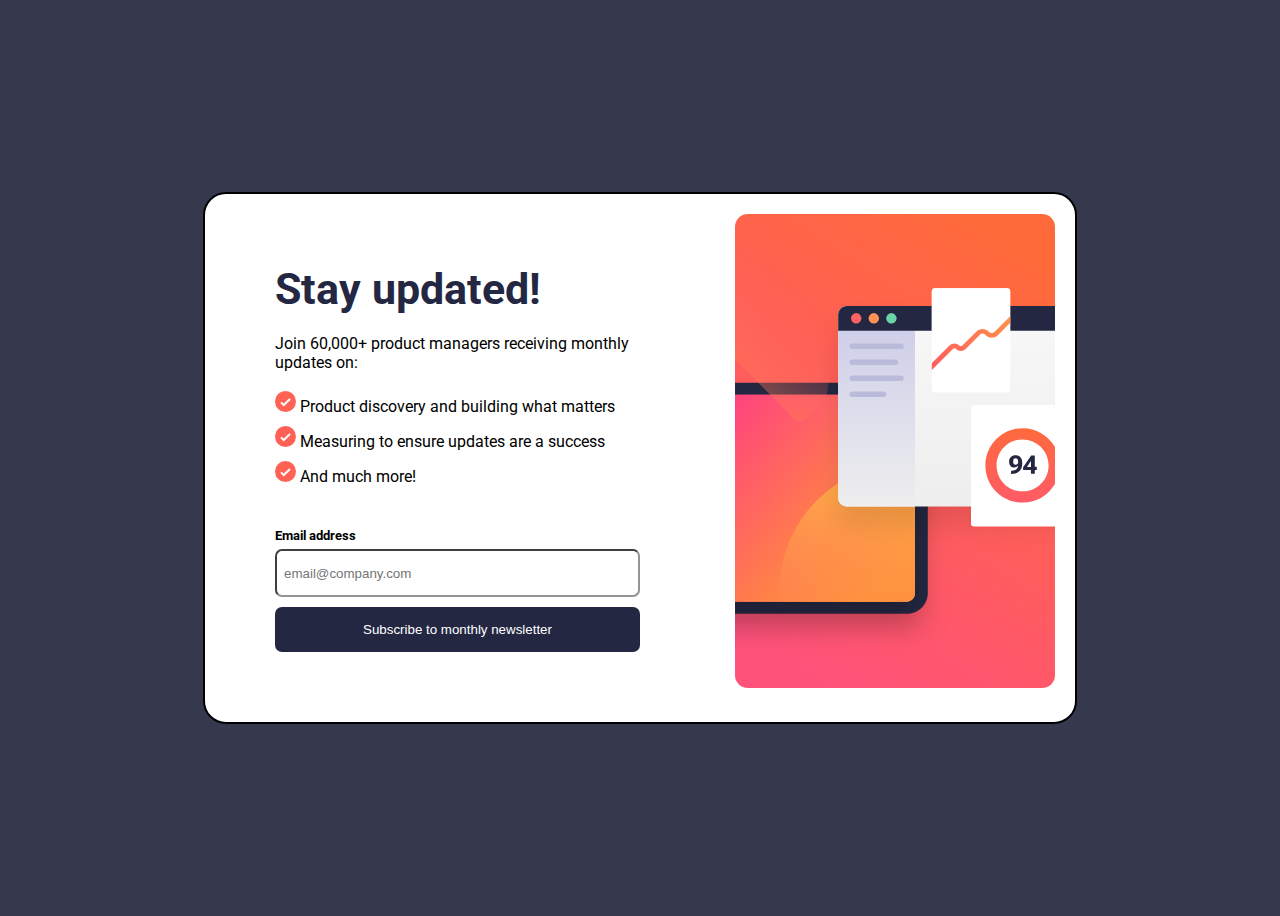
<file: newsletter-sign-up-with-success-message-main/index.html>
<!DOCTYPE html>
<html lang="en">
<head>
  <meta charset="UTF-8">
  <meta name="viewport" content="width=device-width, initial-scale=1.0"> <!-- displays site properly based on user's device -->

  <link rel="icon" type="image/png" sizes="32x32" href="./assets/images/favicon-32x32.png">
  
  <title>Frontend Mentor | Newsletter sign-up form with success message</title>

  <link rel="stylesheet" href="style.css">

</head>
<body>
  <main>
    <div class="main">

      <div class="title"><b>Stay updated!</b></div><br>
      <div class="message">Join 60,000+ product managers receiving monthly updates on:</div><br>
      <div class="topics">

        <div class="topic01">
          <img src="./assets/images/icon-list.svg" alt="icon-list">
          <span>Product discovery and building what matters</span>
        </div>
        <div class="topic02">
          <img src="./assets/images/icon-list.svg" alt="icon-list">
          <span>Measuring to ensure updates are a success</span>
        </div>
        <div class="topic03">
          <img src="./assets/images/icon-list.svg" alt="icon-list">
          <span>And much more!</span>
        </div>
        <br>

        <div class="email">
          <div>
            <label for="email"><b>Email address</b></label>
            <span class="adviced" id="adviced"></span>
          </div>
          <input type="text" placeholder="email@company.com" id="email" class="emailDesing">
        </div>

        <button id="submit">Subscribe to monthly newsletter</button>
  
      </div>
    </div>
    
    <div class="img">
      <img src="assets/images/illustration-sign-up-desktop.svg" alt="illustration">
    </div>

  </main>

  <script src="index.js"></script>
</body>
</html>
</file>
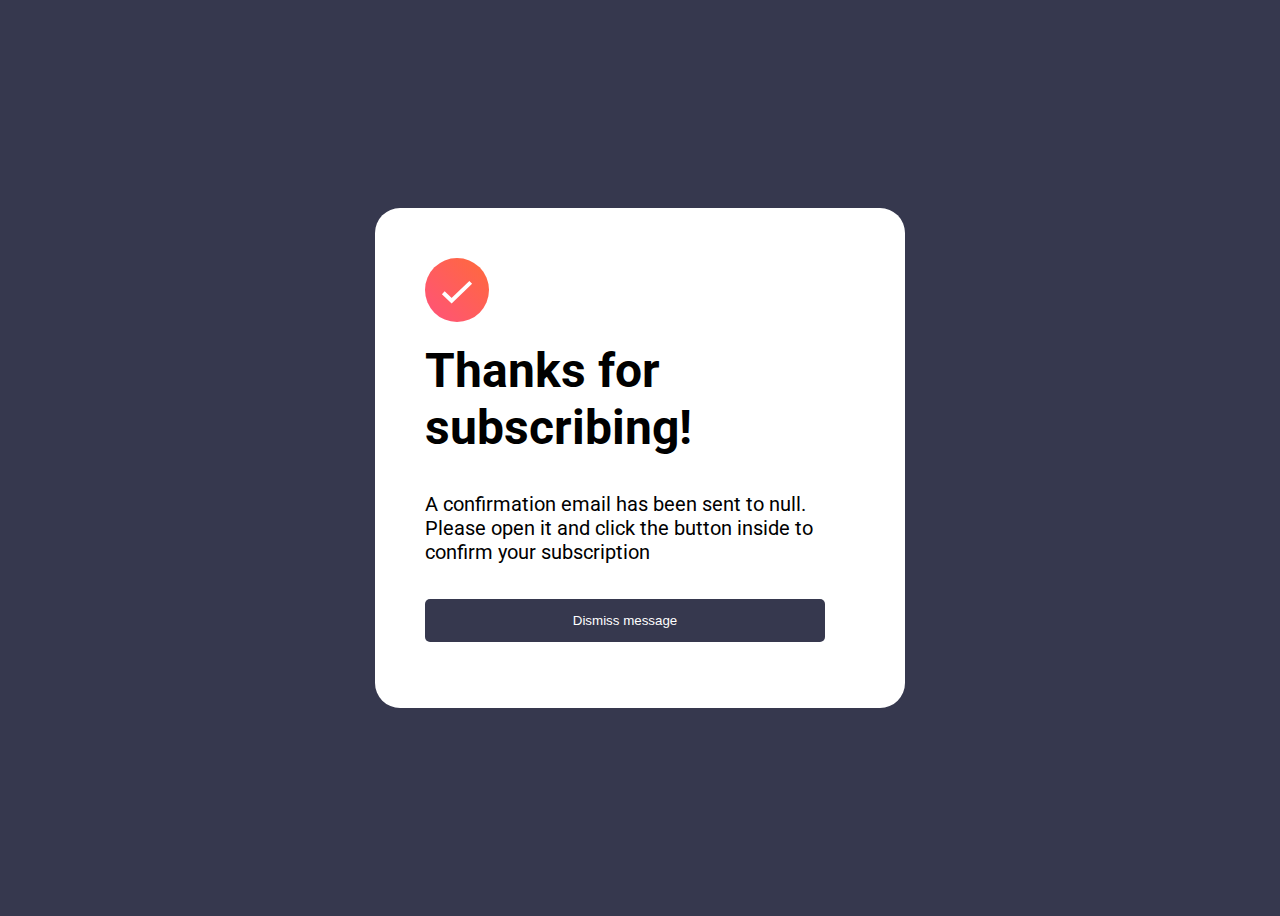
<file: newsletter-sign-up-with-success-message-main/index2.html>
<!DOCTYPE html>
<html lang="en">
<head>
    <meta charset="UTF-8">
    <meta name="viewport" content="width=device-width, initial-scale=1.0">
    <link rel="icon" type="image/png" sizes="32x32" href="./assets/images/favicon-32x32.png">
    <link rel="stylesheet" href="style2.css">
    <title>Frontend Mentor | Newsletter sign-up form with success message</title>
</head>
<body>
   <main>
    <div class="img">
        <img src="assets/images/icon-success.svg" alt="success">
    </div>
    <div class="messageSuccess">
        <b>
            Thanks for subscribing!
        </b>
    </div>
    <div class="messageComand">
        <p id="comand"></p>
    </div>
    <div class="submit">
        <button>Dismiss message</button>
    </div>
   </main>
   <script src="index2.js"></script>
</body>
</html>
</file>
<file: newsletter-sign-up-with-success-message-main/style.css>
@import url('https://fonts.googleapis.com/css2?family=Roboto:ital,wght@0,100..900;1,100..900&display=swap');
body{
    font-family: "Roboto";
    background-color: hsl(235, 18%, 26%);
    display: flex;
    justify-content: center;
    align-items: center;
    height: 100vh;
}

main{
    border: 2px solid;
    display: flex;
    background-color: white;
    gap: 45px;
    padding: 20px;
    border-radius: 23px;
    max-width: 100%;
    width: 830px;
    .img{
        img{
            width: 320px;
        }
    }
    .main{
        padding: 50px;
        .title{
            font-size: 2.7em;
            color: hsl(234, 29%, 20%);
        }
        .topics{
            display: grid;
            gap: 10px;
        }
        .email{
            display: grid;
            gap: 5px;
            label{
                font-size: 13px;
            }
            .adviced{
                font-size: 13px;
                color: red;
            }
            .emailDesing{
               height: 30px;
               border-radius: 7px;
               border-color: hsl(0, 0%,58%);
               padding: 7px;
               cursor: pointer;
            }
        }
    }
    
}
button{
    border-radius: 7px;
    height: 45px;
    padding: 10px;
    background-color: hsl(234, 29%, 20%);
    color: white;
    cursor: pointer;
    border: none;
}

button:hover{
    background-image: linear-gradient(to right, rgb(255,105,180), rgb(255,140,0));
}
</file>
<file: newsletter-sign-up-with-success-message-main/style2.css>
@import url('https://fonts.googleapis.com/css2?family=Roboto:ital,wght@0,100..900;1,100..900&display=swap');

body{
    font-family: "Roboto";
    background-color: hsl(235, 18%, 26%);
    display: flex;
    justify-content: center;
    align-items: center;
    height: 100vh;
}

main{
    border: 2px solid;
    background-color: white;
    color: black;
    display: grid;
    max-width: 100%;
    width: 430px;
    max-height: 100%;
    height: 400px;
    padding: 50px;
    border-radius: 25px;
    border: none;
    .messageSuccess{
        font-size: 3em;
    }
    .messageComand{
        p{
            font-size: 20px;
        }
        
    }
}
button{
    color: white;
    border: none;
    background-color: hsl(235, 18%, 26%);
    width: 400px;
    height: 43px;
    border-radius: 5px;
    cursor: pointer;
}
button:hover{
    background-image: linear-gradient(to right, rgb(255,105,180), rgb(255,140,0));
}
</file>
